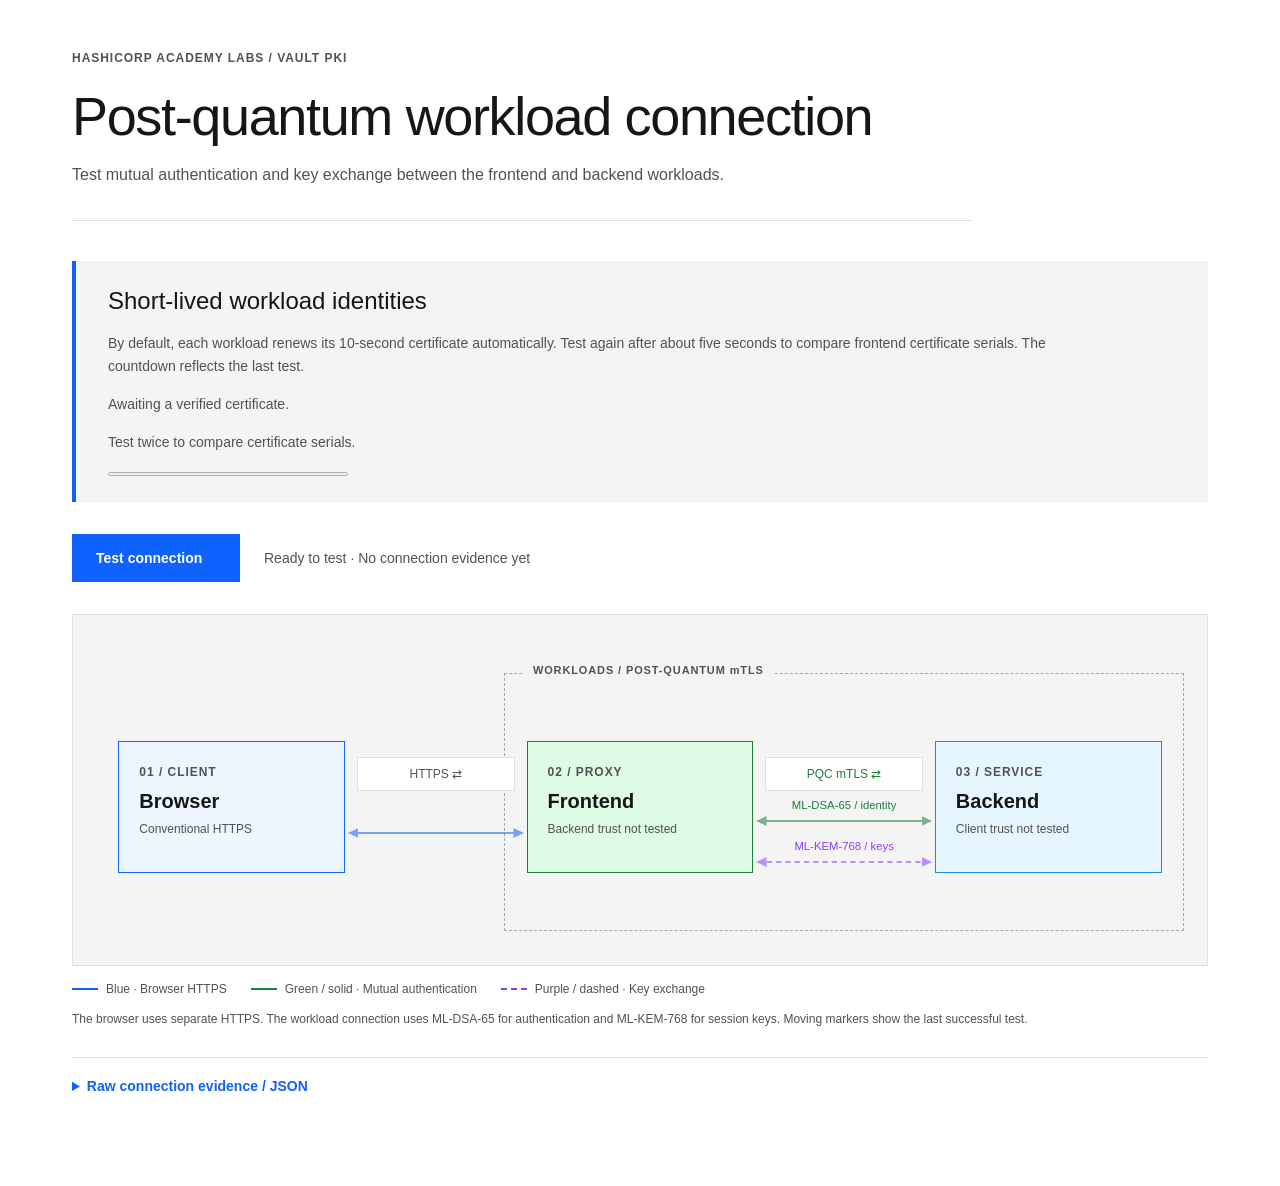
<file: cmd/vault/pki-pqc/index.html>
<!doctype html>
<html lang="en"><meta charset="utf-8"><meta name="viewport" content="width=device-width, initial-scale=1">
<title>HAL · Post-quantum PKI</title>
<style>
:root{
  color-scheme:light;
  font-family:'IBM Plex Sans','Helvetica Neue',Arial,sans-serif;
  --background:#fff;--layer:#f4f4f4;
  --text:#161616;--text-secondary:#525252;--border:#e0e0e0;
  --blue:#0f62fe;--blue-hover:#0043ce;--blue-soft:#edf5ff;
  --green:#198038;--green-soft:#defbe6;--purple:#8a3ffc;
  background:var(--background);color:var(--text);
}
*{box-sizing:border-box}
body{max-width:1200px;margin:0 auto;padding:48px 32px 80px}
header{max-width:900px;padding-bottom:32px;border-bottom:1px solid var(--border)}
small,.eyebrow{color:var(--text-secondary);font-size:12px;font-weight:600;letter-spacing:.08em;text-transform:uppercase}
h1{font-size:clamp(36px,5vw,54px);font-weight:400;letter-spacing:-.025em;line-height:1.12;margin:20px 0 16px}
h2{font-size:24px;font-weight:400;line-height:1.3;margin:0 0 16px}
p{color:var(--text-secondary);font-size:14px;line-height:1.6;margin:0 0 16px}
header p{font-size:16px;max-width:720px;margin-bottom:0}
button{font:inherit;cursor:pointer}
button:focus-visible,summary:focus-visible{outline:2px solid var(--blue);outline-offset:3px}
.lifetime{background:var(--layer);border-left:4px solid var(--blue);padding:24px 32px;margin:40px 0 0}
.lifetime p{max-width:960px;overflow-wrap:anywhere}
.lifetime #rotation-result{margin-bottom:16px}
progress{display:block;width:min(240px,100%);height:8px;accent-color:var(--blue)}
.toolbar{display:flex;align-items:center;gap:24px;flex-wrap:wrap;margin:32px 0}
#test{min-height:48px;min-width:168px;background:var(--blue);color:#fff;border:0;border-radius:0;padding:12px 24px;text-align:left;font-size:14px;font-weight:600}
#test:hover{background:var(--blue-hover)}#test:disabled{opacity:.6;cursor:wait}
#status{font-size:14px;color:var(--text-secondary)}#status.badge{color:var(--green)}#status.error{color:#da1e28}
.canvas{border:1px solid var(--border);overflow:auto;background:var(--layer)}
.diagram{height:350px;min-width:900px;position:relative;background-image:radial-gradient(#c6c6c6 .7px,transparent .7px);background-size:20px 20px}
.diagram svg{position:absolute;width:100%;height:100%;inset:0;pointer-events:none}
.wire{fill:none;stroke-width:2;opacity:.55}.wire.https{stroke:var(--blue)}.wire.authentication{stroke:var(--green)}.wire.exchange{stroke:var(--purple);stroke-dasharray:5 4}
.packet{fill:var(--blue);display:none}.packet.authentication{fill:var(--green)}.packet.exchange{fill:var(--purple)}
.verified .packet{display:block}.verified .wire{opacity:1}
.lane-label{font-size:11px;fill:var(--green);text-anchor:middle}.lane-label.exchange-label{fill:var(--purple)}
.node{position:absolute;top:126px;width:20%;height:132px;background:#fff;border:1px solid var(--border);color:var(--text);text-align:left;padding:20px}
.node strong{display:block;font-size:20px;font-weight:600;margin:10px 0 8px}.node .state{display:block;color:var(--text-secondary);font-size:12px;line-height:1.4;overflow-wrap:anywhere}
.verified .frontend-node .state,.verified .backend-node .state{color:var(--green)}
.browser-node{left:4%;background:var(--blue-soft);border-color:var(--blue)}.frontend-node{left:40%;background:var(--green-soft);border-color:var(--green)}.backend-node{left:76%;background:#e5f6ff;border-color:#1192e8}
.edge{position:absolute;top:142px;background:#fff;color:var(--text-secondary);border:1px solid var(--border);padding:9px 12px;font-size:12px;width:14%;text-align:center}
.https-edge{left:25%}.pqc-edge{left:61%;color:var(--green)}
.boundary{position:absolute;left:38%;right:2%;top:58px;bottom:34px;border:1px dashed #a8a8a8;pointer-events:none}
.boundary span{position:absolute;top:-10px;left:18px;background:var(--layer);padding:0 10px;color:var(--text-secondary);font-size:11px;font-weight:600;letter-spacing:.08em}
.legend{display:flex;gap:10px 24px;flex-wrap:wrap;margin-top:16px;font-size:12px;color:var(--text-secondary)}.legend span{display:flex;align-items:center;gap:8px}
.swatch{width:26px;border-top:2px solid var(--blue)}.swatch.authentication{border-color:var(--green)}.swatch.exchange{border-color:var(--purple);border-top-style:dashed}
.caption{font-size:12px;margin:14px 0 28px}
details{border-top:1px solid var(--border);padding-top:20px}
summary{cursor:pointer;color:var(--blue);font-size:14px;font-weight:600;min-height:28px}
details[open] summary{margin-bottom:16px}
details p{margin-bottom:12px}
pre{background:var(--layer);border-left:3px solid var(--blue);padding:20px;white-space:pre-wrap;overflow-wrap:anywhere;font:12px/1.6 'IBM Plex Mono',ui-monospace,SFMono-Regular,Menlo,monospace;color:var(--text)}
@media(prefers-reduced-motion:reduce){.packet{display:none!important}}
@media(max-width:672px){body{padding:32px 16px 56px}.lifetime{padding:20px 24px;margin-top:32px}.toolbar{align-items:flex-start;flex-direction:column;gap:12px}.node{padding:16px}}
</style>
<header><small>HASHICORP ACADEMY LABS / VAULT PKI</small>
<h1>Post-quantum workload connection</h1>
<p>Test mutual authentication and key exchange between the frontend and backend workloads.</p></header>
<main>
<section class="lifetime" aria-labelledby="lifetime-title"><h2 id="lifetime-title">Short-lived workload identities</h2>
<p>By default, each workload renews its 10-second certificate automatically. Test again after about five seconds to compare frontend certificate serials. The countdown reflects the last test.</p>
<p id="cert-lifetime">Awaiting a verified certificate.</p>
<p id="rotation-result" role="status">Test twice to compare certificate serials.</p>
<progress id="cert-progress" max="100" value="0" aria-label="Observed frontend certificate validity remaining"></progress></section>
<div class="toolbar"><button id="test">Test connection</button><span id="status" role="status">Ready to test · No connection evidence yet</span></div>
<div class="canvas" aria-label="Connection diagram showing browser HTTPS and post-quantum mTLS between workloads.">
<div class="diagram" id="diagram">
<div class="boundary"><span>WORKLOADS / POST-QUANTUM mTLS</span></div>
<svg viewBox="0 0 1100 350" preserveAspectRatio="none" aria-hidden="true">
<defs>
<marker id="arrow-https" viewBox="0 0 8 8" refX="7" refY="4" markerWidth="5" markerHeight="5" orient="auto-start-reverse"><path d="M0 0 L8 4 L0 8 Z" fill="#0f62fe"/></marker>
<marker id="arrow-auth" viewBox="0 0 8 8" refX="7" refY="4" markerWidth="5" markerHeight="5" orient="auto-start-reverse"><path d="M0 0 L8 4 L0 8 Z" fill="#198038"/></marker>
<marker id="arrow-exchange" viewBox="0 0 8 8" refX="7" refY="4" markerWidth="5" markerHeight="5" orient="auto-start-reverse"><path d="M0 0 L8 4 L0 8 Z" fill="#8a3ffc"/></marker>
</defs>
<path id="https-path" class="wire https" d="M268 218 H436" marker-start="url(#arrow-https)" marker-end="url(#arrow-https)"/>
<text class="lane-label" x="748" y="194">ML-DSA-65 / identity</text>
<path id="auth-path" class="wire authentication" d="M664 206 H832" marker-start="url(#arrow-auth)" marker-end="url(#arrow-auth)"/>
<text class="lane-label exchange-label" x="748" y="235">ML-KEM-768 / keys</text>
<path id="pqc-path" class="wire exchange" d="M664 247 H832" marker-start="url(#arrow-exchange)" marker-end="url(#arrow-exchange)"/>
<circle class="packet" r="3"><animateMotion dur="2s" repeatCount="indefinite"><mpath href="#https-path"/></animateMotion></circle>
<circle class="packet authentication" r="3"><animateMotion dur="2.4s" repeatCount="indefinite"><mpath href="#auth-path"/></animateMotion></circle>
<circle class="packet authentication" r="3"><animateMotion dur="2.4s" repeatCount="indefinite" keyPoints="1;0" keyTimes="0;1" calcMode="linear"><mpath href="#auth-path"/></animateMotion></circle>
<circle class="packet exchange" r="3"><animateMotion dur="3s" repeatCount="indefinite"><mpath href="#pqc-path"/></animateMotion></circle>
<circle class="packet exchange" r="3"><animateMotion dur="3s" repeatCount="indefinite" keyPoints="1;0" keyTimes="0;1" calcMode="linear"><mpath href="#pqc-path"/></animateMotion></circle>
</svg>
<div class="node browser-node" id="node-browser"><span class="eyebrow">01 / Client</span><strong>Browser</strong><span class="state" id="state-browser">Conventional HTTPS</span></div>
<div class="edge https-edge" id="node-https">HTTPS ⇄</div>
<div class="node frontend-node" id="node-frontend"><span class="eyebrow">02 / Proxy</span><strong>Frontend</strong><span class="state" id="state-frontend">Backend trust not tested</span></div>
<div class="edge pqc-edge" id="node-pqc">PQC mTLS ⇄</div>
<div class="node backend-node" id="node-backend"><span class="eyebrow">03 / Service</span><strong>Backend</strong><span class="state" id="state-backend">Client trust not tested</span></div>
</div></div>
<div class="legend" aria-label="Connection color legend"><span><i class="swatch" aria-hidden="true"></i>Blue · Browser HTTPS</span><span><i class="swatch authentication" aria-hidden="true"></i>Green / solid · Mutual authentication</span><span><i class="swatch exchange" aria-hidden="true"></i>Purple / dashed · Key exchange</span></div>
<p class="caption">The browser uses separate HTTPS. The workload connection uses ML-DSA-65 for authentication and ML-KEM-768 for session keys. Moving markers show the last successful test.</p>
<details><summary>Raw connection evidence / JSON</summary><p>Original NGINX observations. Unavailable metadata is reported as null.</p><pre id="evidence">Run the test to inspect a real connection.</pre></details>
</main>
<script>
let observedCertificate=null;
let lastVerifiedSerial=null;
function updateLifetime(){
  const label=document.getElementById('cert-lifetime');
  const progress=document.getElementById('cert-progress');
  if(!observedCertificate){label.textContent='Awaiting a verified certificate.';progress.value=0;return}
  const start=Date.parse(observedCertificate.valid_from);
  const end=Date.parse(observedCertificate.valid_until);
  if(!Number.isFinite(start)||!Number.isFinite(end)||end<=start){label.textContent='Certificate validity unavailable.';progress.value=0;return}
  const remaining=Math.max(0,Math.ceil((end-Date.now())/1000));
  progress.value=Math.max(0,Math.min(100,(end-Date.now())/(end-start)*100));
  label.textContent=(remaining?Math.floor(remaining/60)+'m '+String(remaining%60).padStart(2,'0')+'s remaining':'Observed certificate expired · Test again for the current identity')+' · Frontend serial '+observedCertificate.serial_number+' · Observed in the last successful test';
}
setInterval(updateLifetime,1000);
function nodeStates(browser,frontend,backend){
  for(const [key,value] of Object.entries({browser,frontend,backend}))document.getElementById('state-'+key).textContent=value;
}
document.getElementById('test').onclick=async function(){
  this.disabled=true;
  const status=document.getElementById('status');
  status.textContent='Verifying workloads…';status.className='';
  observedCertificate=null;updateLifetime();
  document.getElementById('rotation-result').textContent='Checking the current identity…';
  document.getElementById('diagram').className='diagram';
  nodeStates('Checking HTTPS…','Checking backend trust…','Checking client trust…');
  document.getElementById('evidence').textContent='Waiting for connection evidence…';
  try{
    const response=await fetch('/test',{method:'POST'});
    const data=await response.json();
    document.getElementById('evidence').textContent=JSON.stringify(data,null,2);
    if(!response.ok)throw Error(data.error||'Backend verification failed');
    const connection=data.backend_response?.connection;
    const peer=connection?.peer_certificate;
    const tls=connection?.tls_session;
    const passed=data.frontend_verification?.chain_and_hostname_verified&&data.backend_response?.authenticated&&peer?.chain_verified&&peer.public_key_algorithm==='ML-DSA-65'&&tls?.protocol==='TLSv1.3'&&tls.peer_handshake_signature_scheme==='mldsa65'&&tls.local_handshake_signature_scheme==='mldsa65'&&tls.key_exchange_group==='MLKEM768';
    if(!passed)throw Error('Connection evidence did not meet the required algorithms');
    observedCertificate=peer;updateLifetime();
    document.getElementById('rotation-result').textContent=lastVerifiedSerial===null?'First observed certificate · Test again after about five seconds.':lastVerifiedSerial!==peer.serial_number?'Certificate rotated · New serial: '+peer.serial_number+' · Previous: '+lastVerifiedSerial:'Same certificate · Try again in a few seconds.';
    lastVerifiedSerial=peer.serial_number;
    status.textContent='Workloads verified each other · ML-DSA-65 / ML-KEM-768';status.className='badge';
    document.getElementById('diagram').className='diagram verified';
    const browser=data.browser_connection||{};
    nodeStates([browser.protocol,browser.key_exchange_group].filter(Boolean).join(' · ')||'HTTPS','✓ Backend chain + DNS verified','✓ Frontend certificate accepted');
  }catch(error){
    observedCertificate=null;updateLifetime();
    document.getElementById('rotation-result').textContent='Rotation unconfirmed · Connection test failed.';
    document.getElementById('diagram').className='diagram';
    nodeStates('Test incomplete','Trust not confirmed','Trust not confirmed');
    status.className='error';status.textContent='Test failed: '+error.message;
  }finally{this.disabled=false}
};
</script></html>
</file>
